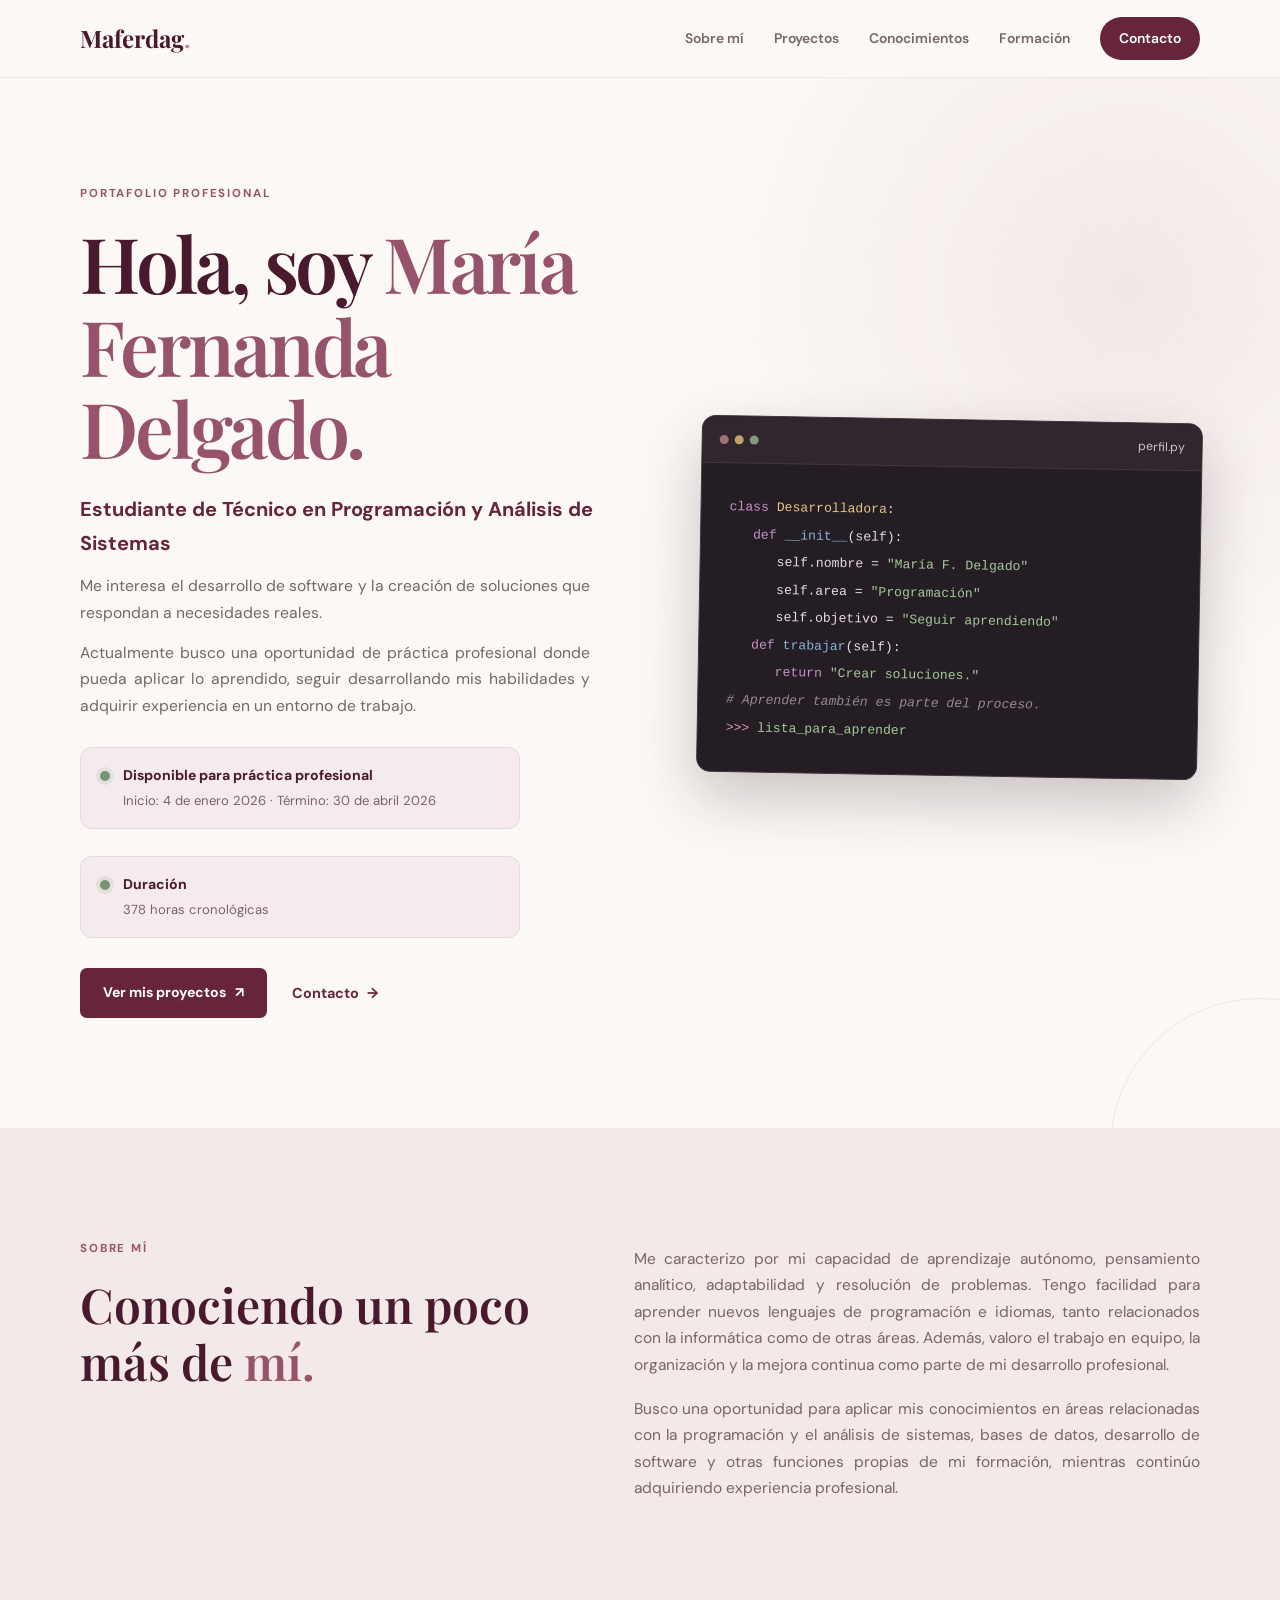
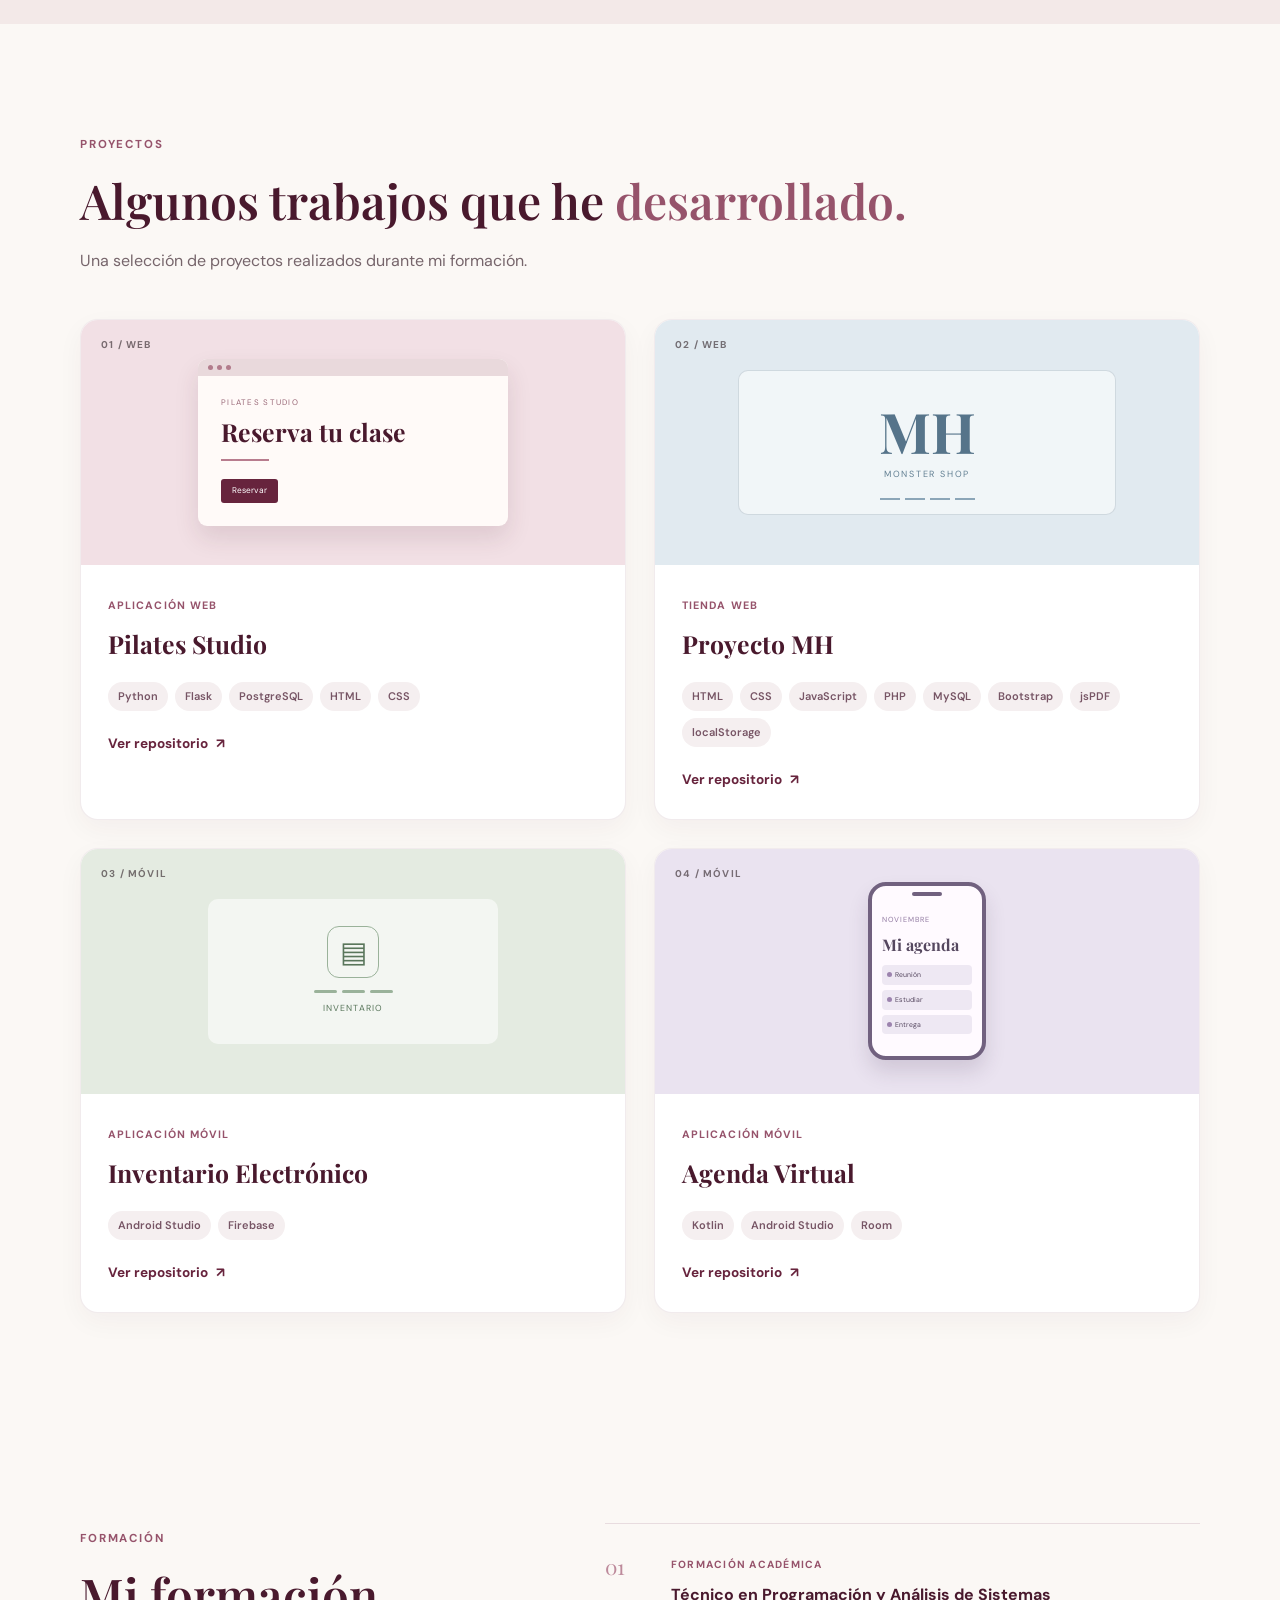
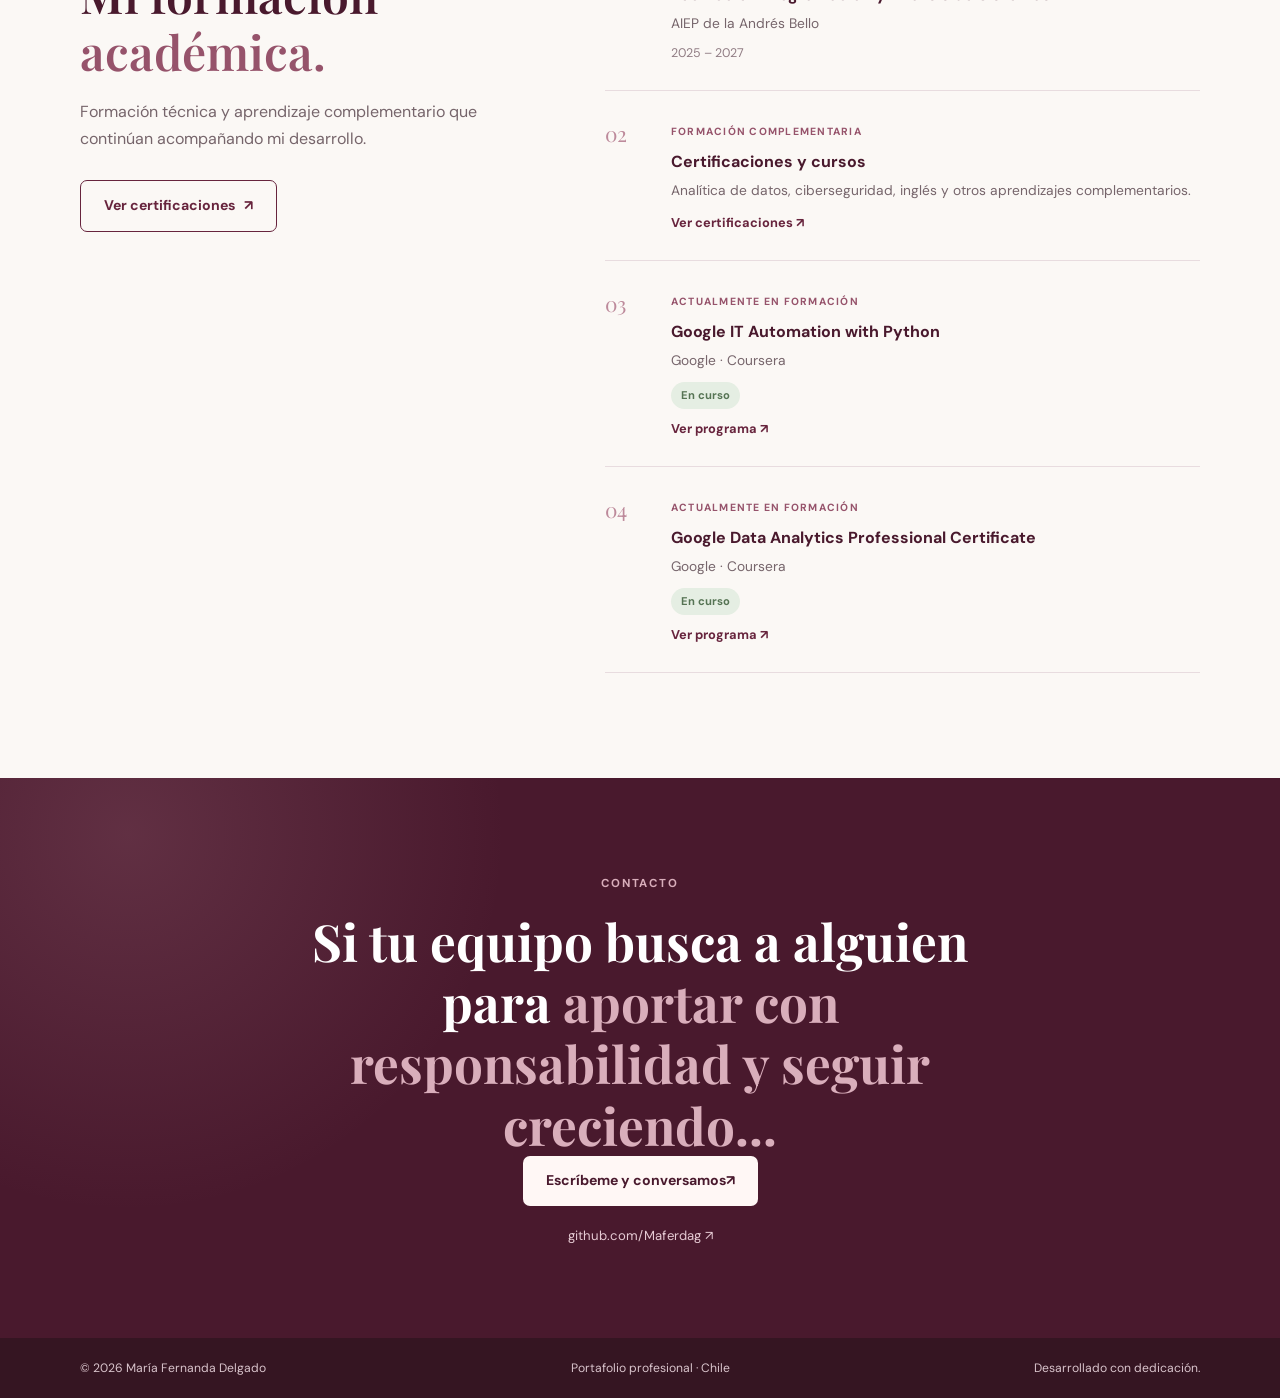
<file: index.html>
<!DOCTYPE html>
<html lang="es">
<head>
    <meta charset="UTF-8">
    <meta name="viewport" content="width=device-width, initial-scale=1.0">
    <meta name="description" content="Portafolio de María Fernanda Delgado, estudiante de Técnico en Programación y Análisis de Sistemas.">
    <meta name="author" content="María Fernanda Delgado">

    <title>Portafolio |</title>

    <link rel="preconnect" href="https://fonts.googleapis.com">
    <link rel="preconnect" href="https://fonts.gstatic.com" crossorigin>
    <link href="https://fonts.googleapis.com/css2?family=DM+Sans:wght@400;500;600;700&family=Playfair+Display:wght@500;600;700&display=swap" rel="stylesheet">

    <link rel="stylesheet" href="styles.css">
    <link rel="stylesheet" href="extra.css">
</head>

<body>

    <!-- NAVEGACIÓN -->
    <header class="site-header">
        <div class="container header-content">

            <a href="#inicio" class="logo">Maferdag<span>.</span></a>

            <button
                class="menu-toggle"
                id="menu-toggle"
                type="button"
                aria-label="Abrir menú"
                aria-expanded="false"
                aria-controls="nav-links">
                <span></span>
                <span></span>
                <span></span>
            </button>

            <nav class="nav" id="nav-links">
                <a href="#sobre-mi">Sobre mí</a>
                <a href="#proyectos">Proyectos</a>
                <a href="#conocimientos">Conocimientos</a>
                <a href="#formacion">Formación</a>
                <a href="#contacto" class="nav-contact">Contacto</a>
            </nav>

        </div>
    </header>

    <main>

        <!-- INICIO -->
        <section class="hero" id="inicio">

            <div class="container hero-grid">

                <div class="hero-content">

                    <span class="eyebrow">PORTAFOLIO PROFESIONAL</span>

                    <h1>
                        Hola, soy <span>María Fernanda Delgado.</span>
                    </h1>

                    <p class="hero-lead">
                        Estudiante de Técnico en Programación y Análisis de Sistemas
                    </p>

                    <p class="hero-description">
                        Me interesa el desarrollo de software y la creación de
                        soluciones que respondan a necesidades reales.
                    </p>

                    <p class="hero-description">
                        Actualmente busco una oportunidad de práctica profesional
                        donde pueda aplicar lo aprendido, seguir desarrollando mis
                        habilidades y adquirir experiencia en un entorno de trabajo.
                    </p>

                    <div class="availability">
                        <span class="availability-dot"></span>
                        <div>
                            <strong>Disponible para práctica profesional</strong>
                            <p>Inicio: 4 de enero 2026 · Término: 30 de abril 2026</p>
                        </div>
                    </div>
                    <div class="availability">
                        <span class="availability-dot"></span>
                        <div>
                            <strong>Duración</strong>
                            <p>378 horas cronológicas</p>
                        </div>
                    </div>

                    <div class="hero-links">
                        <a href="#proyectos" class="button button-primary">
                            Ver mis proyectos <span>↗</span>
                        </a>

                        <a href="#contacto" class="text-link">
                            Contacto <span>→</span>
                        </a>
                    </div>

                </div>

                <!-- VENTANA DE CÓDIGO -->
                <div class="code-window">

                    <div class="window-bar">
                        <div class="window-dots">
                            <span></span>
                            <span></span>
                            <span></span>
                        </div>
                        <span class="window-filename">perfil.py</span>
                    </div>

                    <div class="code-content">

                        <p>
                            <span class="code-purple">class</span>
                            <span class="code-yellow">Desarrolladora</span>:
                        </p>

                        <p class="indent">
                            <span class="code-purple">def</span>
                            <span class="code-blue">__init__</span>(self):
                        </p>

                        <p class="double">
                            self.nombre = <span class="code-green">"María F. Delgado"</span>
                        </p>

                        <p class="double">
                            self.area = <span class="code-green">"Programación"</span>
                        </p>

                        <p class="double">
                            self.objetivo = <span class="code-green">"Seguir aprendiendo"</span>
                        </p>

                        <p class="indent">
                            <span class="code-purple">def</span>
                            <span class="code-blue">trabajar</span>(self):
                        </p>

                        <p class="double">
                            <span class="code-purple">return</span>
                            <span class="code-green">"Crear soluciones."</span>
                        </p>

                        <p class="code-comment"># Aprender también es parte del proceso.</p>

                        <p>
                            <span class="code-cursor">&gt;&gt;&gt; </span>
                            <span class="code-green">lista_para_aprender</span>
                        </p>

                    </div>

                </div>

            </div>

            <div class="hero-decoration"></div>

        </section>

        <!-- SOBRE MÍ -->
        <section class="section about" id="sobre-mi">

            <div class="container about-grid">

                <div class="section-heading">
                    <span class="eyebrow">SOBRE MÍ</span>
                    <h2>Conociendo un poco más de <span>mí.</span></h2>
                
                </div>

                <div class="about-copy">

                    <p>
                  Me caracterizo por mi capacidad de aprendizaje autónomo, pensamiento analítico, adaptabilidad y resolución de problemas. Tengo facilidad para aprender nuevos lenguajes de programación e idiomas, tanto relacionados con la informática como de otras áreas. Además, valoro el trabajo en equipo, la organización y la mejora continua como parte de mi desarrollo profesional.
                  </p>

                    <p>
                    Busco una oportunidad para aplicar mis conocimientos en áreas relacionadas con la programación y el análisis de sistemas, bases de datos, desarrollo de software y otras funciones propias de mi formación, mientras continúo adquiriendo experiencia profesional.
                  </p>

                </div>

            </div>

        </section>

                <!-- PROYECTOS -->
        <section class="section projects" id="proyectos">
            <div class="container">

                <div class="section-heading">
                    <span class="eyebrow">PROYECTOS</span>
                    <h2>Algunos trabajos que he <span>desarrollado.</span></h2>
                    <p>Una selección de proyectos realizados durante mi formación.</p>
                </div>

                <div class="projects-grid" style="margin-top: 45px;">

                    <!-- PROYECTO 1: PILATES STUDIO -->
                    <article class="project-card">
                        <div class="project-preview pilates-preview">
                            <span class="preview-label">01 / WEB</span>

                            <div class="preview-window">
                                <div class="preview-topbar">
                                    <i></i><i></i><i></i>
                                </div>
                                <div class="pilates-mock">
                                    <span class="mock-small">PILATES STUDIO</span>
                                    <strong>Reserva tu clase</strong>
                                    <div class="mock-line"></div>
                                    <span class="mock-button">Reservar</span>
                                </div>
                            </div>
                        </div>

                        <div class="project-body">
                            <span class="project-category">Aplicación web</span>
                            <h3>Pilates Studio</h3>

                            <div class="tags">
                                <span>Python</span>
                                <span>Flask</span>
                                <span>PostgreSQL</span>
                                <span>HTML</span>
                                <span>CSS</span>
                            </div>

                            <a href="https://github.com/Maferdag/PilatesStudio"
                               class="project-link"
                               target="_blank"
                               rel="noopener noreferrer">
                                Ver repositorio <span>↗</span>
                            </a>
                        </div>
                    </article>

                    <!-- PROYECTO 2: PROYECTO MH -->
                    <article class="project-card">
                        <div class="project-preview mh-preview">
                            <span class="preview-label">02 / WEB</span>

                            <div class="mh-art">
                                <span class="mh-mark">MH</span>
                                <span class="mh-caption">MONSTER SHOP</span>
                                <div class="mh-lines">
                                    <i></i><i></i><i></i><i></i>
                                </div>
                            </div>
                        </div>

                        <div class="project-body">
                            <span class="project-category">Tienda web</span>
                            <h3>Proyecto MH</h3>

                            <div class="tags">
                                <span>HTML</span>
                                <span>CSS</span>
                                <span>JavaScript</span>
                                <span>PHP</span>
                                <span>MySQL</span>
                                <span>Bootstrap</span>
                                <span>jsPDF</span>
                                <span>localStorage</span>
                            </div>

                            <a href="https://github.com/Maferdag/proyectomh"
                               class="project-link"
                               target="_blank"
                               rel="noopener noreferrer">
                                Ver repositorio <span>↗</span>
                            </a>
                        </div>
                    </article>

                    <!-- PROYECTO 3: INVENTARIO ELECTRÓNICO -->
                    <article class="project-card">
                        <div class="project-preview inventory-preview">
                            <span class="preview-label">03 / MÓVIL</span>

                            <div class="inventory-art">
                                <div class="inventory-box">▤</div>
                                <div class="inventory-lines">
                                    <i></i><i></i><i></i>
                                </div>
                                <span>INVENTARIO</span>
                            </div>
                        </div>

                        <div class="project-body">
                            <span class="project-category">Aplicación móvil</span>
                            <h3>Inventario Electrónico</h3>

                            <div class="tags">
                                <span>Android Studio</span>
                                <span>Firebase</span>
                            </div>

                            <a href="https://github.com/Maferdag/Inventario-electronico"
                               class="project-link"
                               target="_blank"
                               rel="noopener noreferrer">
                                Ver repositorio <span>↗</span>
                            </a>
                        </div>
                    </article>

                    <!-- PROYECTO 4: AGENDA VIRTUAL -->
                    <article class="project-card">
                        <div class="project-preview agenda-preview">
                            <span class="preview-label">04 / MÓVIL</span>

                            <div class="phone-mock">
                                <span class="phone-speaker"></span>
                                <span class="phone-date">NOVIEMBRE</span>
                                <strong>Mi agenda</strong>
                                <div class="agenda-task"><i></i>Reunión</div>
                                <div class="agenda-task"><i></i>Estudiar</div>
                                <div class="agenda-task"><i></i>Entrega</div>
                            </div>
                        </div>

                        <div class="project-body">
                            <span class="project-category">Aplicación móvil</span>
                            <h3>Agenda Virtual</h3>

                            <div class="tags">
                                <span>Kotlin</span>
                                <span>Android Studio</span>
                                <span>Room</span>
                            </div>

                            <a href="https://github.com/Maferdag/Agenda"
                               class="project-link"
                               target="_blank"
                               rel="noopener noreferrer">
                                Ver repositorio <span>↗</span>
                            </a>
                        </div>
                    </article>

                </div>
            </div>
        </section>


        <!-- FORMACIÓN -->
        <section class="section education" id="formacion">

            <div class="container education-grid">

                <div class="section-heading">
                    <span class="eyebrow">FORMACIÓN</span>
                    <h2>Mi formación <span>académica.</span></h2>
                    <p>
                        Formación técnica y aprendizaje complementario
                        que continúan acompañando mi desarrollo.
                    </p>

                    <a href="certificaciones/index.html"
                       class="button button-outline">
                        Ver certificaciones <span>↗</span>
                    </a>
                </div>

                <div class="education-list">

                    <article class="education-item">
                        <span class="education-number">01</span>
                        <div>
                            <span class="education-type">FORMACIÓN ACADÉMICA</span>
                            <h3>Técnico en Programación y Análisis de Sistemas</h3>
                            <p>AIEP de la Andrés Bello</p>
                            <span class="education-date">2025 – 2027</span>
                        </div>
                    </article>

                    <article class="education-item">
                        <span class="education-number">02</span>
                        <div>
                            <span class="education-type">FORMACIÓN COMPLEMENTARIA</span>
                            <h3>Certificaciones y cursos</h3>
                            <p>
                                Analítica de datos, ciberseguridad, inglés y
                                otros aprendizajes complementarios.
                            </p>
                            <a href="certificaciones/index.html" class="inline-link">
                                Ver certificaciones ↗
                            </a>
                        </div>
                    </article>

                    
<article class="education-item">
    <span class="education-number">03</span>

    <div>
        <span class="education-type">ACTUALMENTE EN FORMACIÓN</span>

        <h3>Google IT Automation with Python</h3>

        <p>Google · Coursera</p>

        <span class="status-pill">En curso</span>

        <br>

        <a href="https://www.coursera.org/specializations/google-it-automation"
           class="inline-link"
           target="_blank"
           rel="noopener noreferrer">
            Ver programa ↗
        </a>
    </div>
</article>

<article class="education-item">
    <span class="education-number">04</span>

    <div>
        <span class="education-type">ACTUALMENTE EN FORMACIÓN</span>

        <h3>Google Data Analytics Professional Certificate</h3>

        <p>Google · Coursera</p>

        <span class="status-pill">En curso</span>

        <br>

        <a href="https://www.coursera.org/professional-certificates/google-data-analytics"
           class="inline-link"
           target="_blank"
           rel="noopener noreferrer">
            Ver programa ↗
        </a>
    </div>
</article>


                </div>

            </div>

        </section>

        <!-- CONTACTO -->
        <section class="contact" id="contacto">
            <div class="container contact-content">

                <span class="eyebrow">CONTACTO</span>

                <h2>
    Si tu equipo busca a alguien para 
    <span>aportar con
    responsabilidad y seguir creciendo...</span>
</h2>

                <a href="mailto:maferdag18@gmail.com" class="button button-light">
                    Escríbeme y conversamos↗
                </a>

                <a href="https://github.com/Maferdag"
                   class="contact-github"
                   target="_blank"
                   rel="noopener noreferrer">
                    github.com/Maferdag ↗
                </a>

            </div>
        </section>

    </main>

    <!-- PIE DE PÁGINA -->
    <footer class="site-footer">

        <div class="container footer-content">
            <span>© <span id="current-year"></span> María Fernanda Delgado</span>
            <p>Portafolio profesional · Chile</p>
            <span>Desarrollado con dedicación.</span>
        </div>

    </footer>

    <script src="script.js"></script>

</body>
</html>
</file>
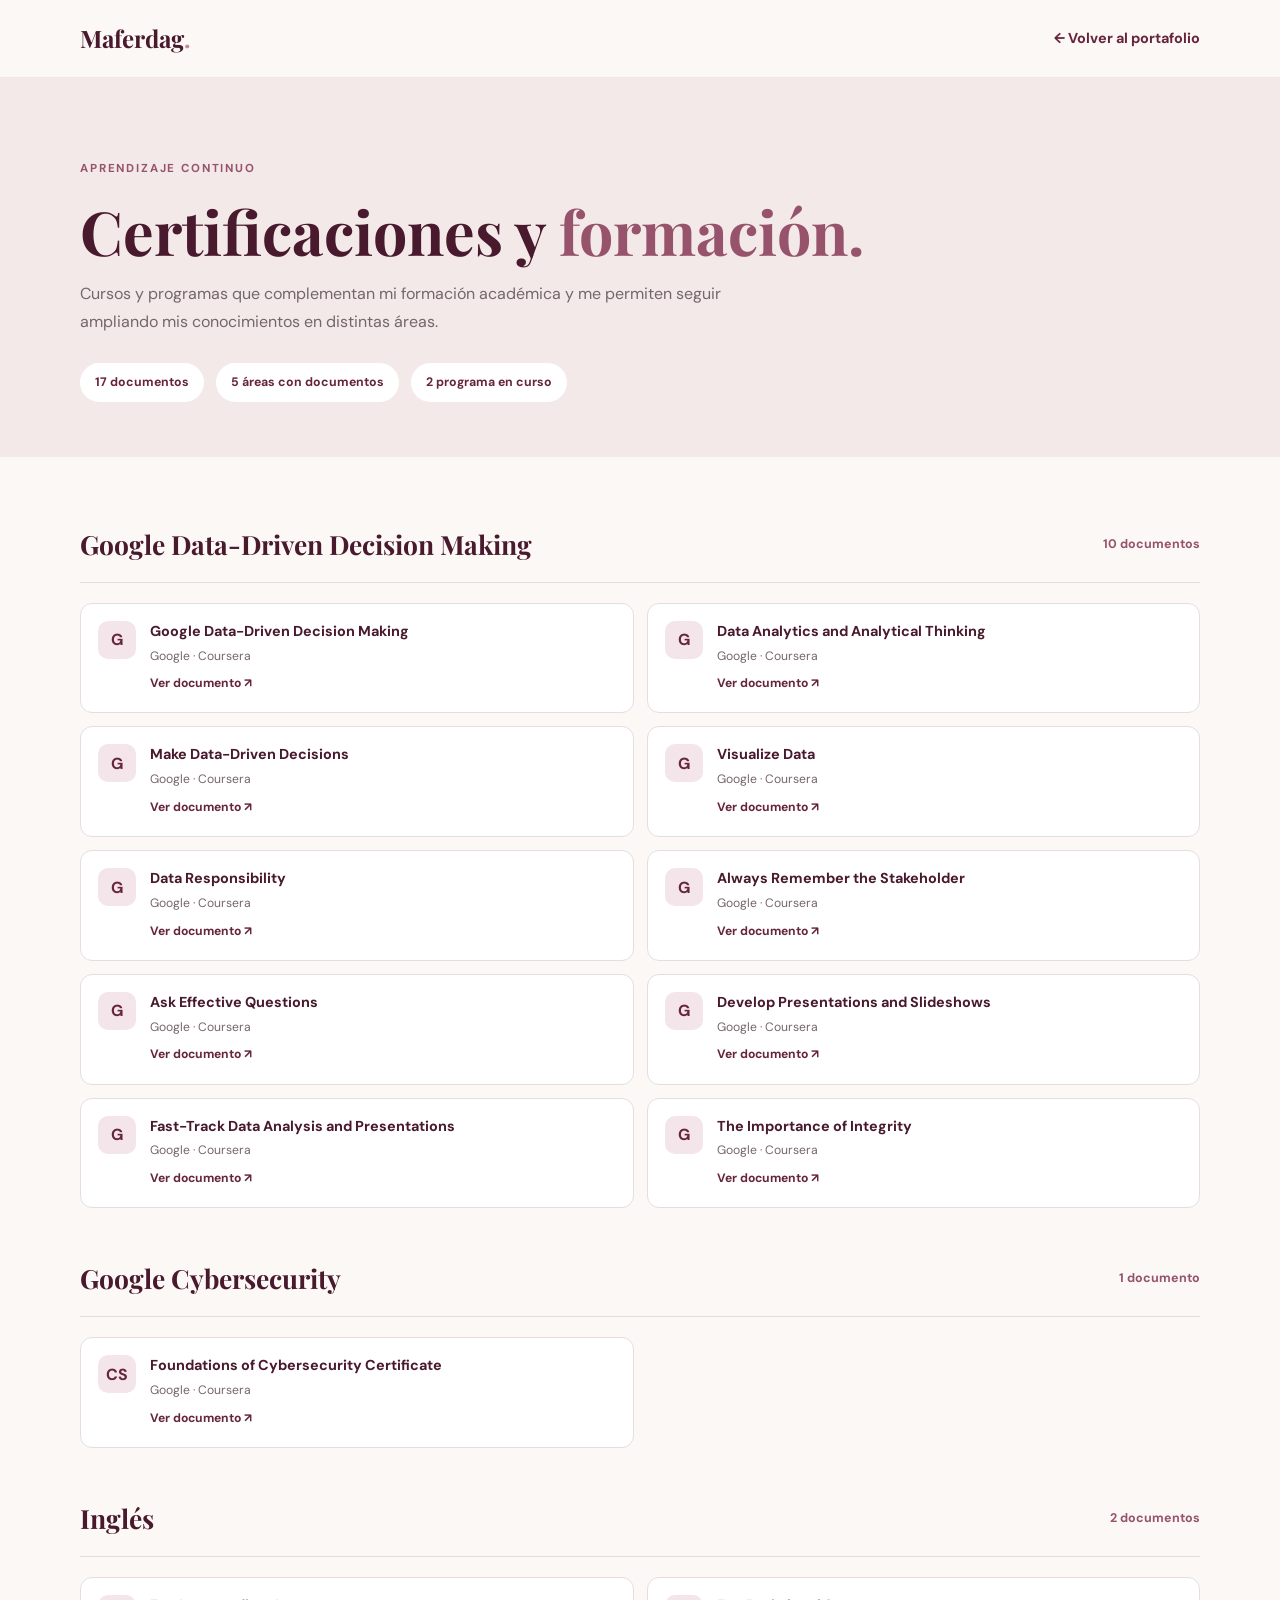
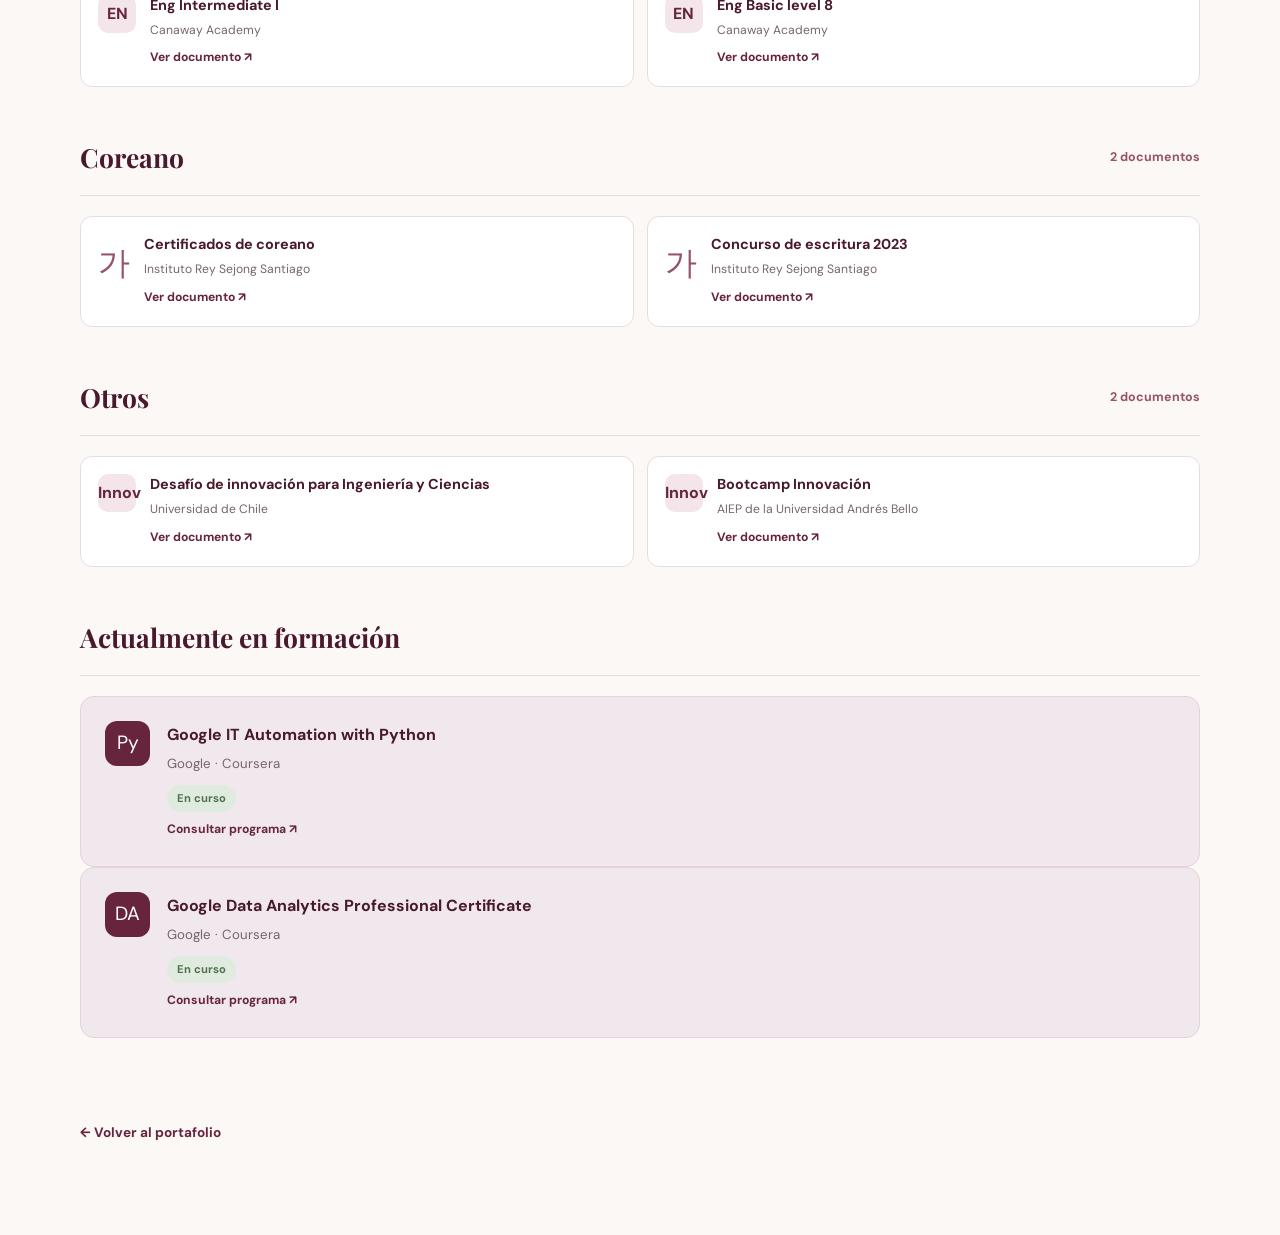
<file: certificaciones/index.html>
<!DOCTYPE html>
<html lang="es">

<head>
    <meta charset="UTF-8">
    <meta name="viewport" content="width=device-width, initial-scale=1.0">

    <meta name="description" content="Certificaciones y formación complementaria de [Tu nombre].">

    <title>Certificaciones |</title>

    <link rel="preconnect" href="https://fonts.googleapis.com">
    <link rel="preconnect" href="https://fonts.gstatic.com" crossorigin>
    <link href="https://fonts.googleapis.com/css2?family=DM+Sans:wght@400;500;600;700&family=Playfair+Display:wght@500;600;700&display=swap" rel="stylesheet">

    <link rel="stylesheet" href="../styles.css">
    <link rel="stylesheet" href="../extra.css">
</head>

<body class="certifications-page">

    <header class="site-header">
        <div class="container header-content">

            <a href="../index.html" class="logo">Maferdag<span>.</span></a>

            <a href="../index.html" class="text-link">← Volver al portafolio</a>

        </div>
    </header>

    <main>

        <section class="certifications-hero">

            <div class="container">

                <span class="eyebrow">APRENDIZAJE CONTINUO</span>

                <h1>
                    Certificaciones y
                    <span>formación.</span>
                </h1>

                <p>
                    Cursos y programas que complementan mi formación
                    académica y me permiten seguir ampliando mis
                    conocimientos en distintas áreas.
                </p>

                <div class="cert-summary">
                    <span>17 documentos</span>
                    <span>5 áreas con documentos</span>
                    <span>2 programa en curso</span>
                </div>

            </div>

        </section>

        <section class="certifications-content">

            <div class="container">

                <!-- GOOGLE DATA-DRIVEN DECISION MAKING -->
                <section class="certificate-category">

                    <div class="category-heading">
                        <h2>Google Data-Driven Decision Making</h2>
                        <span class="category-count">10 documentos</span>
                    </div>

                    <div class="certificate-grid">

                        <article class="certificate-item">
                            <span class="certificate-icon">G</span>
                            <div class="certificate-info">
                                <h3>Google Data-Driven Decision Making</h3>
                                <p>Google · Coursera</p>
                                <a class="certificate-link"
                                   href="documentos/Google Data-Driven Decision Making.pdf"
                                   target="_blank" rel="noopener noreferrer">
                                    Ver documento ↗
                                </a>
                            </div>
                        </article>

                        <article class="certificate-item">
                            <span class="certificate-icon">G</span>
                            <div class="certificate-info">
                                <h3>Data Analytics and Analytical Thinking</h3>
                                <p>Google · Coursera</p>
                                <a class="certificate-link"
                                   href="documentos/Data Analytics and Analytical Thinking.pdf"
                                   target="_blank" rel="noopener noreferrer">
                                    Ver documento ↗
                                </a>
                            </div>
                        </article>

                        <article class="certificate-item">
                            <span class="certificate-icon">G</span>
                            <div class="certificate-info">
                                <h3>Make Data-Driven Decisions</h3>
                                <p>Google · Coursera</p>
                                <a class="certificate-link"
                                   href="documentos/Make Data-Driven Decisions.pdf"
                                   target="_blank" rel="noopener noreferrer">
                                    Ver documento ↗
                                </a>
                            </div>
                        </article>

                        <article class="certificate-item">
                            <span class="certificate-icon">G</span>
                            <div class="certificate-info">
                                <h3>Visualize Data</h3>
                                <p>Google · Coursera</p>
                                <a class="certificate-link"
                                   href="documentos/Visualize Data.pdf"
                                   target="_blank" rel="noopener noreferrer">
                                    Ver documento ↗
                                </a>
                            </div>
                        </article>

                        <article class="certificate-item">
                            <span class="certificate-icon">G</span>
                            <div class="certificate-info">
                                <h3>Data Responsibility</h3>
                                <p>Google · Coursera</p>
                                <a class="certificate-link"
                                   href="documentos/Data Responsibility.pdf"
                                   target="_blank" rel="noopener noreferrer">
                                    Ver documento ↗
                                </a>
                            </div>
                        </article>

                        <article class="certificate-item">
                            <span class="certificate-icon">G</span>
                            <div class="certificate-info">
                                <h3>Always Remember the Stakeholder</h3>
                                <p>Google · Coursera</p>
                                <a class="certificate-link"
                                   href="documentos/Always Remember the stakeholder.pdf"
                                   target="_blank" rel="noopener noreferrer">
                                    Ver documento ↗
                                </a>
                            </div>
                        </article>

                        <article class="certificate-item">
                            <span class="certificate-icon">G</span>
                            <div class="certificate-info">
                                <h3>Ask Effective Questions</h3>
                                <p>Google · Coursera</p>
                                <a class="certificate-link"
                                   href="documentos/Ask Effective Questions.pdf"
                                   target="_blank" rel="noopener noreferrer">
                                    Ver documento ↗
                                </a>
                            </div>
                        </article>

                        <article class="certificate-item">
                            <span class="certificate-icon">G</span>
                            <div class="certificate-info">
                                <h3>Develop Presentations and Slideshows</h3>
                                <p>Google · Coursera</p>
                                <a class="certificate-link"
                                   href="documentos/Develop Presentations and Slideshows.pdf"
                                   target="_blank" rel="noopener noreferrer">
                                    Ver documento ↗
                                </a>
                            </div>
                        </article>

                        <article class="certificate-item">
                            <span class="certificate-icon">G</span>
                            <div class="certificate-info">
                                <h3>Fast-Track Data Analysis and Presentations</h3>
                                <p>Google · Coursera</p>
                                <a class="certificate-link"
                                   href="documentos/Fast-Track Data Analysis and Presentations.pdf"
                                   target="_blank" rel="noopener noreferrer">
                                    Ver documento ↗
                                </a>
                            </div>
                        </article>

                        <article class="certificate-item">
                            <span class="certificate-icon">G</span>
                            <div class="certificate-info">
                                <h3>The Importance of Integrity</h3>
                                <p>Google · Coursera</p>
                                <a class="certificate-link"
                                   href="documentos/The Importance of Integrity.pdf"
                                   target="_blank" rel="noopener noreferrer">
                                    Ver documento ↗
                                </a>
                            </div>
                        </article>

                    </div>

                </section>

                <!-- CIBERSEGURIDAD -->
                <section class="certificate-category">

                    <div class="category-heading">
                        <h2>Google Cybersecurity</h2>
                        <span class="category-count">1 documento</span>
                    </div>

                    <div class="certificate-grid">

                        <article class="certificate-item">
                            <span class="certificate-icon">CS</span>
                            <div class="certificate-info">
                                <h3>Foundations of Cybersecurity Certificate</h3>
                                <p>Google · Coursera</p>
                                <a class="certificate-link"
                                   href="documentos/Foundations of Cybersecurity Certificate.pdf"
                                   target="_blank" rel="noopener noreferrer">
                                    Ver documento ↗
                                </a>
                            </div>
                        </article>

                    </div>

                </section>

                <!-- INGLÉS -->
                <section class="certificate-category">

                    <div class="category-heading">
                        <h2>Inglés</h2>
                        <span class="category-count">2 documentos</span>
                    </div>

                    <div class="certificate-grid">

                        <article class="certificate-item">
                            <span class="certificate-icon">EN</span>
                            <div class="certificate-info">
                                <h3>Eng Intermediate I</h3>
                                <p>Canaway Academy</p>
                                <a class="certificate-link"
                                   href="documentos/Eng Intermediate I.pdf"
                                   target="_blank" rel="noopener noreferrer">
                                    Ver documento ↗
                                </a>
                            </div>
                        </article>

                        <article class="certificate-item">
                            <span class="certificate-icon">EN</span>
                            <div class="certificate-info">
                                <h3>Eng Basic level 8</h3>
                                <p>Canaway Academy</p>
                                <a class="certificate-link"
                                   href="documentos/Canaway_ESL_Completion_Certificate.pdf"
                                   target="_blank" rel="noopener noreferrer">
                                    Ver documento ↗
                                </a>
                            </div>
                        </article>

                    </div>

                </section>

                <!-- COREANO -->
                <section class="certificate-category">

                    <div class="category-heading">
                        <h2>Coreano</h2>
                        <span class="category-count">2 documentos</span>
                    </div>

                    
                    <div class="certificate-grid">

                        <article class="certificate-item">
                        <span class="korean-symbol">가</span>

                        <div class="certificate-info">
                            <h3>Certificados de coreano</h3>
                            <p>Instituto Rey Sejong Santiago</p>
                                <a class="certificate-link"
                                   href="documentos/Certificados niveles de coreano.pdf"
                                   target="_blank" rel="noopener noreferrer">
                                    Ver documento ↗
                                </a>
                        </div>
                         </article>

                        <article class="certificate-item">
                        <span class="korean-symbol">가</span>
                         <div class="certificate-info">
                        <div>
                            <h3>Concurso de escritura 2023</h3>
                            <p>Instituto Rey Sejong Santiago</p>
                                <a class="certificate-link"
                                   href="documentos/Reconocimiento Concurso de escritura en coreano.pdf"
                                   target="_blank" rel="noopener noreferrer">
                                    Ver documento ↗
                                </a>
                        </div>
                         </div>
                        </article>
  
                    </div>

                </section>

                
<!-- OTROS -->
<section class="certificate-category">

    <div class="category-heading">
        <h2>Otros</h2>
        <span class="category-count">2 documentos</span>
    </div>

    <div class="certificate-grid">

        <article class="certificate-item">
            <span class="certificate-icon">Innov</span>

            <div class="certificate-info">
                <h3>Desafío de innovación para Ingeniería y Ciencias</h3>
                <p>Universidad de Chile</p>

                <a class="certificate-link"
                   href="documentos/Desafios%20de%20innovacion%20para%20Ingenieria%20y%20Ciencias.pdf"
                   target="_blank"
                   rel="noopener noreferrer">
                    Ver documento ↗
                </a>
            </div>
        </article>

        <article class="certificate-item">
            <span class="certificate-icon">Innov</span>

            <div class="certificate-info">
                <h3>Bootcamp Innovación</h3>
                <p>AIEP de la Universidad Andrés Bello</p>

                <a class="certificate-link"
                   href="documentos/Boopcamp%20Innovacion.pdf"
                   target="_blank"
                   rel="noopener noreferrer">
                    Ver documento ↗
                </a>
            </div>
        </article>

    </div>

</section>



<!-- CURSOS EN PROCESO -->
<section class="certificate-category">

    <div class="category-heading">
        <h2>Actualmente en formación</h2>
    </div>

    <!-- GOOGLE IT AUTOMATION WITH PYTHON -->
    <article class="ongoing-course">

        <span class="ongoing-icon">Py</span>

        <div class="ongoing-info">

            <h3 class="ongoing-title">
                Google IT Automation with Python
            </h3>

            <p>
                Google · Coursera
            </p>

            <span class="ongoing-status">En curso</span>

            <br>

            <a
                href="https://www.coursera.org/specializations/google-it-automation"
                class="certificate-link"
                target="_blank"
                rel="noopener noreferrer">
                Consultar programa ↗
            </a>

        </div>

    </article>

    <!-- GOOGLE DATA ANALYTICS -->
    <article class="ongoing-course">

        <span class="ongoing-icon">DA</span>

        <div class="ongoing-info">

            <h3 class="ongoing-title">
                Google Data Analytics Professional Certificate
            </h3>

            <p>
                Google · Coursera
            </p>

            <span class="ongoing-status">En curso</span>

            <br>

            <a
                href="https://www.coursera.org/professional-certificates/google-data-analytics"
                class="certificate-link"
                target="_blank"
                rel="noopener noreferrer">
                Consultar programa ↗
            </a>

        </div>

    </article>

</section>

<a href="../index.html" class="certifications-footer-link">
    ← Volver al portafolio
</a>
</file>
<file: styles.css>
/* ================================
   CONFIGURACIÓN GENERAL
================================ */

@import url('https://fonts.googleapis.com/css2?family=DM+Sans:wght@400;500;600;700&family=Playfair+Display:wght@500;600;700&display=swap');

:root {
    --wine: #67243d;
    --wine-dark: #49192d;
    --wine-light: #96536b;
    --rose: #c18a9b;

    --cream: #fbf8f5;
    --cream-dark: #f2eae6;
    --white: #ffffff;

    --text: #382b30;
    --text-soft: #76656b;
    --border: #e8dcdf;

    --pink-card: #f2e0e5;
    --blue-card: #e1eaf0;
    --green-card: #e4ebe1;
    --lavender-card: #eae3f0;

    --container: 1120px;
    --radius: 18px;
    --shadow: 0 14px 38px rgba(65, 30, 44, 0.09);
}

* {
    box-sizing: border-box;
    margin: 0;
    padding: 0;
}

html {
    scroll-behavior: smooth;
    scroll-padding-top: 90px;
}

body {
    font-family: 'DM Sans', sans-serif;
    background: var(--cream);
    color: var(--text);
    line-height: 1.7;
}

a {
    color: inherit;
    text-decoration: none;
}

button {
    font: inherit;
}

.container {
    width: min(var(--container), calc(100% - 48px));
    margin-inline: auto;
}

.section {
    padding: 105px 0;
}

.eyebrow {
    display: inline-block;
    color: var(--wine-light);
    font-size: 0.72rem;
    font-weight: 700;
    letter-spacing: 0.16em;
    margin-bottom: 17px;
}

.section-heading h2 {
    font-family: 'Playfair Display', serif;
    color: var(--wine-dark);
    font-size: clamp(2rem, 4vw, 3rem);
    line-height: 1.2;
    font-weight: 600;
}

.section-heading h2 span {
    color: var(--wine-light);
}

.section-heading > p {
    max-width: 560px;
    margin-top: 17px;
    color: var(--text-soft);
}

.section-heading-center {
    text-align: center;
    margin: 0 auto 52px;
}

.section-heading-center > p {
    margin-inline: auto;
}

/* ================================
   HEADER Y NAVEGACIÓN
================================ */

.site-header {
    height: 78px;
    background: rgba(251, 248, 245, 0.94);
    border-bottom: 1px solid rgba(103, 36, 61, 0.09);
    position: sticky;
    top: 0;
    z-index: 100;
    backdrop-filter: blur(12px);
}

.header-content {
    height: 100%;
    display: flex;
    align-items: center;
    justify-content: space-between;
}

.logo {
    color: var(--wine-dark);
    font-family: 'Playfair Display', serif;
    font-size: 1.5rem;
    font-weight: 700;
}

.logo span {
    color: var(--rose);
}

.nav {
    display: flex;
    align-items: center;
    gap: 30px;
}

.nav a {
    color: var(--text-soft);
    font-size: 0.87rem;
    font-weight: 600;
    transition: color 0.2s ease;
}

.nav a:hover {
    color: var(--wine);
}

.nav .nav-contact {
    color: white;
    background: var(--wine);
    padding: 10px 19px;
    border-radius: 30px;
}

.nav .nav-contact:hover {
    background: var(--wine-dark);
    color: white;
}

.menu-toggle {
    display: none;
    border: 0;
    background: transparent;
    cursor: pointer;
}

/* ================================
   PORTADA
================================ */

.hero {
    min-height: 650px;
    padding: 100px 0 110px;
    position: relative;
    overflow: hidden;
    background:
        radial-gradient(circle at 88% 20%, rgba(193, 138, 155, 0.15), transparent 28%),
        var(--cream);
}

.hero-grid {
    display: grid;
    grid-template-columns: 1.05fr 0.95fr;
    align-items: center;
    gap: 65px;
    position: relative;
    z-index: 1;
}

.hero-content h1 {
    color: var(--wine-dark);
    font-family: 'Playfair Display', serif;
    font-size: clamp(3rem, 6vw, 4.8rem);
    line-height: 1.08;
    font-weight: 600;
    letter-spacing: -0.04em;
}

.hero-content h1 span {
    color: var(--wine-light);
}

.hero-lead {
    color: var(--wine);
    font-size: 1.25rem;
    font-weight: 700;
    margin-top: 23px;
}

.hero-description {
    text-align: justify;
    color: var(--text-soft);
    max-width: 510px;
    margin-top: 13px;
    font-size: 0.98rem;
}

.availability {
    display: flex;
    align-items: flex-start;
    gap: 13px;
    margin-top: 27px;
    padding: 16px 19px;
    max-width: 440px;
    border: 1px solid #e7d5dc;
    border-radius: 12px;
    background: #f5eaed;
}

.availability-dot {
    width: 10px;
    height: 10px;
    margin-top: 7px;
    flex: 0 0 10px;
    border-radius: 50%;
    background: #789477;
    box-shadow: 0 0 0 4px rgba(120, 148, 119, 0.13);
}

.availability strong {
    display: block;
    color: var(--wine-dark);
    font-size: 0.88rem;
}

.availability p {
    color: var(--text-soft);
    font-size: 0.82rem;
    margin-top: 2px;
}

.hero-links {
    display: flex;
    align-items: center;
    gap: 25px;
    margin-top: 30px;
}

.button {
    display: inline-flex;
    justify-content: center;
    align-items: center;
    gap: 9px;
    padding: 13px 23px;
    border-radius: 7px;
    font-size: 0.88rem;
    font-weight: 700;
    transition: 0.2s ease;
}

.button-primary {
    color: white;
    background: var(--wine);
}

.button-primary:hover {
    background: var(--wine-dark);
    transform: translateY(-2px);
}

.text-link {
    color: var(--wine);
    font-size: 0.9rem;
    font-weight: 700;
}

.text-link span {
    margin-left: 5px;
}

.code-window {
    background: #241d23;
    border: 1px solid #44333d;
    border-radius: 14px;
    box-shadow: 0 25px 60px rgba(45, 24, 34, 0.23);
    overflow: hidden;
    transform: rotate(1deg);
}

.window-bar {
    height: 47px;
    padding: 0 17px;
    display: flex;
    align-items: center;
    justify-content: space-between;
    background: #30262e;
    border-bottom: 1px solid #46343e;
}

.window-dots {
    display: flex;
    gap: 6px;
}

.window-dots span {
    width: 9px;
    height: 9px;
    border-radius: 50%;
    background: #a66d7e;
}

.window-dots span:nth-child(2) {
    background: #c7a16c;
}

.window-dots span:nth-child(3) {
    background: #82977e;
}

.window-filename {
    color: #d4c2ca;
    font-size: 0.76rem;
}

.code-content {
    min-height: 300px;
    padding: 30px 28px;
    color: #e7dce2;
    font-family: Consolas, monospace;
    font-size: 0.82rem;
    line-height: 2.1;
}

.code-content .indent {
    padding-left: 24px;
}

.code-content .double {
    padding-left: 48px;
}

.code-purple {
    color: #c792c8;
}

.code-yellow {
    color: #e7c58a;
}

.code-blue {
    color: #83b6d1;
}

.code-green {
    color: #a6c99b;
}

.code-comment {
    color: #998994;
    font-style: italic;
}

.code-cursor {
    color: #d99aad;
}

.window-footer {
    display: flex;
    justify-content: space-between;
    padding: 9px 17px;
    background: var(--wine);
    color: #f7e9ee;
    font-size: 0.68rem;
}

.hero-decoration {
    position: absolute;
    width: 300px;
    height: 300px;
    border: 1px solid rgba(103, 36, 61, 0.08);
    border-radius: 50%;
    right: -130px;
    bottom: -170px;
}

/* ================================
   SOBRE MÍ
================================ */

.about {
    background: #f3e9e8;
}

.about-grid {
    display: grid;
    grid-template-columns: 0.9fr 1.1fr;
    gap: 90px;
    align-items: start;
}

.about-copy {
    text-align: justify;
    padding-top: 13px;
}

.about-copy p {
    text-align: justify;
    color: var(--text-soft);
    margin-bottom: 18px;
    font-size: 0.97rem;
}

/* ================================
   PROYECTOS
================================ */

.projects {
    background: var(--cream);
}

.projects-grid {
    display: grid;
    grid-template-columns: repeat(2, minmax(0, 1fr));
    gap: 28px;
}

.project-card {
    overflow: hidden;
    border: 1px solid rgba(103, 36, 61, 0.09);
    border-radius: var(--radius);
    background: white;
    box-shadow: 0 9px 27px rgba(65, 30, 44, 0.045);
    transition: transform 0.25s ease, box-shadow 0.25s ease;
}

.project-card:hover {
    transform: translateY(-6px);
    box-shadow: var(--shadow);
}

.project-preview {
    height: 245px;
    padding: 19px 23px;
    position: relative;
    display: flex;
    align-items: center;
    justify-content: center;
    overflow: hidden;
}

.preview-label {
    position: absolute;
    top: 17px;
    left: 20px;
    color: rgba(56, 43, 48, 0.65);
    font-size: 0.62rem;
    font-weight: 700;
    letter-spacing: 0.12em;
}

.pilates-preview {
    background: var(--pink-card);
}

.mh-preview {
    background: var(--blue-card);
}

.inventory-preview {
    background: var(--green-card);
}

.agenda-preview {
    background: var(--lavender-card);
}

.preview-window {
    width: 75%;
    max-width: 310px;
    background: #fffaf8;
    border-radius: 9px;
    overflow: hidden;
    box-shadow: 0 12px 25px rgba(73, 35, 50, 0.12);
}

.preview-topbar {
    height: 17px;
    padding-left: 10px;
    display: flex;
    align-items: center;
    gap: 4px;
    background: #e9d9dc;
}

.preview-topbar i {
    width: 5px;
    height: 5px;
    background: #b27c8c;
    border-radius: 50%;
}

.pilates-mock {
    padding: 20px 23px 23px;
    color: var(--wine-dark);
}

.mock-small {
    display: block;
    color: #9a6978;
    font-size: 0.5rem;
    letter-spacing: 0.16em;
    margin-bottom: 9px;
}

.pilates-mock strong {
    display: block;
    font-family: 'Playfair Display', serif;
    font-size: 1.55rem;
    line-height: 1.1;
}

.mock-line {
    width: 48px;
    height: 2px;
    background: #b87c8e;
    margin: 13px 0;
}

.mock-button {
    display: inline-block;
    background: var(--wine);
    color: white;
    padding: 5px 11px;
    border-radius: 3px;
    font-size: 0.52rem;
}

.mh-art {
    width: 76%;
    height: 145px;
    border: 1px solid rgba(69, 99, 122, 0.2);
    border-radius: 10px;
    background: rgba(255, 255, 255, 0.55);
    display: flex;
    flex-direction: column;
    justify-content: center;
    align-items: center;
    position: relative;
}

.mh-mark {
    font-family: 'Playfair Display', serif;
    font-size: 3.5rem;
    line-height: 1;
    color: #56748a;
    font-weight: 700;
}

.mh-caption {
    font-size: 0.56rem;
    color: #627f92;
    letter-spacing: 0.2em;
    margin-top: 8px;
}

.mh-lines {
    position: absolute;
    bottom: 14px;
    display: flex;
    gap: 5px;
}

.mh-lines i {
    width: 20px;
    height: 2px;
    background: #8ca6b8;
}

.inventory-art {
    width: 76%;
    max-width: 290px;
    height: 145px;
    border-radius: 10px;
    background: rgba(255, 255, 255, 0.58);
    display: flex;
    flex-direction: column;
    justify-content: center;
    align-items: center;
    color: #59765b;
}

.inventory-box {
    width: 52px;
    height: 52px;
    display: grid;
    place-items: center;
    border: 1px solid #9ab29a;
    border-radius: 12px;
    font-size: 1.8rem;
}

.inventory-lines {
    display: flex;
    gap: 5px;
    margin: 12px 0 8px;
}

.inventory-lines i {
    width: 23px;
    height: 3px;
    background: #9ab29a;
    border-radius: 4px;
}

.inventory-art > span {
    font-size: 0.55rem;
    letter-spacing: 0.12em;
}

.phone-mock {
    width: 118px;
    height: 178px;
    padding: 17px 10px 10px;
    border: 4px solid #71617f;
    border-radius: 18px;
    background: #fffaff;
    box-shadow: 0 12px 20px rgba(67, 47, 83, 0.15);
    position: relative;
    color: #55475f;
}

.phone-speaker {
    position: absolute;
    width: 30px;
    height: 4px;
    border-radius: 5px;
    background: #71617f;
    top: 6px;
    left: 50%;
    transform: translateX(-50%);
}

.phone-date {
    font-size: 0.46rem;
    color: #927ba2;
    letter-spacing: 0.13em;
}

.phone-mock strong {
    display: block;
    font-family: 'Playfair Display', serif;
    font-size: 1rem;
    line-height: 1.05;
    margin: 6px 0 12px;
}

.agenda-task {
    background: #eee8f3;
    padding: 4px 5px;
    margin-top: 5px;
    border-radius: 4px;
    font-size: 0.43rem;
}

.agenda-task i {
    display: inline-block;
    width: 5px;
    height: 5px;
    margin-right: 3px;
    border-radius: 50%;
    background: #9c83ae;
}

.project-body {
    padding: 25px 27px 27px;
}

.project-category {
    color: var(--wine-light);
    font-size: 0.67rem;
    font-weight: 700;
    letter-spacing: 0.1em;
    text-transform: uppercase;
}

.project-body h3 {
    margin-top: 6px;
    color: var(--wine-dark);
    font-family: 'Playfair Display', serif;
    font-size: 1.55rem;
}

.project-body > p {
    color: var(--text-soft);
    font-size: 0.88rem;
    margin-top: 9px;
    min-height: 76px;
}

.tags {
    display: flex;
    flex-wrap: wrap;
    gap: 7px;
    margin-top: 17px;
}

.tags span {
    padding: 5px 10px;
    background: #f5eff0;
    border-radius: 30px;
    color: #775565;
    font-size: 0.69rem;
    font-weight: 600;
}

.project-link {
    display: inline-flex;
    gap: 8px;
    align-items: center;
    margin-top: 21px;
    color: var(--wine);
    font-size: 0.85rem;
    font-weight: 700;
}

.project-link:hover {
    color: var(--wine-light);
}


/* ================================
   FORMACIÓN
================================ */

.education {
    background: var(--cream);
}

.education-grid {
    display: grid;
    grid-template-columns: 0.85fr 1.15fr;
    gap: 85px;
}

.button-outline {
    margin-top: 28px;
    border: 1px solid var(--wine);
    color: var(--wine);
}

.button-outline:hover {
    color: white;
    background: var(--wine);
}

.education-list {
    border-top: 1px solid var(--border);
}

.education-item {
    display: grid;
    grid-template-columns: 48px 1fr;
    gap: 18px;
    padding: 25px 0;
    border-bottom: 1px solid var(--border);
}

.education-number {
    color: #bd8a9b;
    font-family: 'Playfair Display', serif;
    font-size: 1.3rem;
}

.education-type {
    color: var(--wine-light);
    font-size: 0.65rem;
    font-weight: 700;
    letter-spacing: 0.12em;
}

.education-item h3 {
    color: var(--wine-dark);
    font-size: 1rem;
    margin-top: 5px;
}

.education-item p {
    color: var(--text-soft);
    font-size: 0.86rem;
    margin-top: 4px;
}

.education-date {
    display: inline-block;
    color: #907c83;
    font-size: 0.78rem;
    margin-top: 7px;
}

.status-pill {
    display: inline-block;
    margin-top: 9px;
    padding: 4px 10px;
    border-radius: 20px;
    background: #e5eee3;
    color: #567454;
    font-size: 0.7rem;
    font-weight: 700;
}

.inline-link {
    display: inline-block;
    margin-top: 9px;
    color: var(--wine);
    font-size: 0.8rem;
    font-weight: 700;
}

/* ================================
   CONTACTO
================================ */

.contact {
    padding: 90px 0;
    color: white;
    text-align: center;
    background:
        radial-gradient(circle at 10% 10%, rgba(193, 138, 155, 0.2), transparent 30%),
        var(--wine-dark);
}

.contact .eyebrow {
    color: #d9aebb;
}

.contact h2 {
    max-width: 700px;
    margin: 0 auto;
    font-family: 'Playfair Display', serif;
    font-size: clamp(2.1rem, 4vw, 3.3rem);
    line-height: 1.2;
}

.contact h2 span {
    color: #d9aebb;
}

.contact-content > p {
    max-width: 590px;
    margin: 20px auto 27px;
    color: #e3d2d8;
    font-size: 0.95rem;
}

.button-light {
    background: #fff7f5;
    color: var(--wine-dark);
}

.button-light:hover {
    background: #ead4dc;
    transform: translateY(-2px);
}

.contact-github {
    display: block;
    margin-top: 19px;
    color: #e6cbd4;
    font-size: 0.82rem;
}

.contact-github:hover {
    color: white;
    text-decoration: underline;
}

/* ================================
   PIE DE PÁGINA
================================ */

.site-footer {
    padding: 20px 0;
    background: #351522;
    color: #d9c4cc;
    font-size: 0.76rem;
}

.footer-content {
    display: flex;
    justify-content: space-between;
    gap: 15px;
}

/* ================================
   PÁGINA DE CERTIFICACIONES
================================ */

.certifications-page {
    min-height: 100vh;
}

.certifications-hero {
    padding: 75px 0 55px;
    background: #f3e9e8;
}

.certifications-hero h1 {
    font-family: 'Playfair Display', serif;
    color: var(--wine-dark);
    font-size: clamp(2.5rem, 5vw, 3.8rem);
    line-height: 1.15;
}

.certifications-hero h1 span {
    color: var(--wine-light);
}

.certifications-hero p {
    max-width: 650px;
    margin-top: 15px;
    color: var(--text-soft);
}

.cert-summary {
    display: flex;
    flex-wrap: wrap;
    gap: 12px;
    margin-top: 28px;
}

.cert-summary span {
    padding: 9px 15px;
    border-radius: 30px;
    background: white;
    color: var(--wine);
    font-size: 0.77rem;
    font-weight: 700;
}

.certifications-content {
    padding: 65px 0 90px;
}

.certificate-category {
    margin-bottom: 48px;
}

.category-heading {
    display: flex;
    align-items: center;
    justify-content: space-between;
    gap: 15px;
    padding-bottom: 15px;
    margin-bottom: 20px;
    border-bottom: 1px solid var(--border);
}

.category-heading h2 {
    color: var(--wine-dark);
    font-family: 'Playfair Display', serif;
    font-size: 1.65rem;
}

.category-count {
    color: var(--wine-light);
    font-size: 0.78rem;
    font-weight: 700;
}

.certificate-grid {
    display: grid;
    grid-template-columns: repeat(2, minmax(0, 1fr));
    gap: 13px;
}

.certificate-item {
    display: flex;
    align-items: flex-start;
    gap: 14px;
    padding: 17px;
    border: 1px solid var(--border);
    border-radius: 12px;
    background: white;
    transition: 0.2s ease;
}

.certificate-item:hover {
    border-color: #c99aaa;
    transform: translateY(-2px);
}

.certificate-icon {
    display: grid;
    place-items: center;
    width: 38px;
    height: 38px;
    flex: 0 0 38px;
    border-radius: 10px;
    background: #f3e5e9;
    color: var(--wine);
    font-weight: 700;
}

.certificate-info {
    min-width: 0;
}

.certificate-info h3 {
    color: var(--wine-dark);
    font-size: 0.9rem;
    line-height: 1.45;
}

.certificate-info p {
    color: var(--text-soft);
    font-size: 0.76rem;
    margin-top: 4px;
}

.certificate-link {
    display: inline-block;
    margin-top: 7px;
    color: var(--wine);
    font-size: 0.76rem;
    font-weight: 700;
}

.korean-placeholder {
    display: flex;
    align-items: center;
    gap: 17px;
    padding: 23px;
    border: 1px dashed #c9a7b3;
    border-radius: 12px;
    background: #faf4f5;
}

.korean-symbol {
    color: var(--wine-light);
    font-family: 'Playfair Display', serif;
    font-size: 2rem;
}

.korean-placeholder h3 {
    color: var(--wine-dark);
    font-size: 0.95rem;
}

.korean-placeholder p {
    color: var(--text-soft);
    font-size: 0.8rem;
    margin-top: 4px;
}

.ongoing-course {
    display: flex;
    align-items: flex-start;
    gap: 17px;
    padding: 24px;
    border-radius: 14px;
    background: #f1e8ee;
    border: 1px solid #e4d2dc;
}

.ongoing-icon {
    display: grid;
    place-items: center;
    width: 45px;
    height: 45px;
    flex: 0 0 45px;
    border-radius: 12px;
    background: var(--wine);
    color: white;
    font-size: 1.2rem;
}

.ongoing-info {
    flex: 1;
}

.ongoing-title {
    color: var(--wine-dark);
    font-size: 1rem;
}

.ongoing-info p {
    color: var(--text-soft);
    font-size: 0.83rem;
    margin-top: 5px;
}

.ongoing-status {
    display: inline-block;
    margin-top: 10px;
    padding: 4px 10px;
    border-radius: 20px;
    background: #e0ebdf;
    color: #52704f;
    font-size: 0.7rem;
    font-weight: 700;
}

.cert-back-nav {
    display: inline-block;
    margin-bottom: 25px;
    color: var(--wine);
    font-size: 0.85rem;
    font-weight: 700;
}

.certifications-footer-link {
    display: inline-block;
    margin-top: 35px;
    color: var(--wine);
    font-size: 0.85rem;
    font-weight: 700;
}

/* ================================
   DISEÑO RESPONSIVE
================================ */

@media (max-width: 900px) {
    .hero-grid {
        grid-template-columns: 1fr;
        gap: 50px;
    }

    .code-window {
        max-width: 570px;
        width: 100%;
        margin-inline: auto;
    }

    .about-grid,
    .education-grid {
        grid-template-columns: 1fr;
        gap: 35px;
    }

    .skills-grid {
        grid-template-columns: repeat(2, 1fr);
    }
}

@media (max-width: 700px) {
    .section {
        padding: 75px 0;
    }

    .site-header {
        height: 70px;
    }

    .menu-toggle {
        display: flex;
        flex-direction: column;
        gap: 5px;
        padding: 8px;
    }

    .menu-toggle span {
        width: 23px;
        height: 2px;
        background: var(--wine);
        border-radius: 3px;
    }

    .nav {
        display: none;
        position: absolute;
        top: 70px;
        left: 0;
        right: 0;
        padding: 20px 24px 25px;
        flex-direction: column;
        align-items: stretch;
        gap: 17px;
        background: var(--cream);
        border-bottom: 1px solid var(--border);
        box-shadow: 0 15px 25px rgba(65, 30, 44, 0.08);
    }

    .nav.open {
        display: flex;
    }

    .nav .nav-contact {
        text-align: center;
    }

    .hero {
        padding: 75px 0;
    }

    .hero-grid {
        gap: 40px;
    }

    .hero-content h1 {
        font-size: 3.2rem;
    }

    .code-content {
        padding: 24px 17px;
        font-size: 0.69rem;
    }

    .window-footer {
        font-size: 0.58rem;
    }

    .projects-grid {
        grid-template-columns: 1fr;
    }

    .project-body > p {
        min-height: auto;
    }

    .about-grid {
        gap: 20px;
    }

    .education-grid {
        gap: 35px;
    }

    .certificate-grid {
        grid-template-columns: 1fr;
    }

    .category-heading {
        align-items: flex-start;
        flex-direction: column;
        gap: 5px;
    }
}

@media (max-width: 480px) {
    .container {
        width: min(100% - 32px, var(--container));
    }

    .hero-content h1 {
        font-size: 2.7rem;
    }

    .hero-links {
        align-items: flex-start;
        flex-direction: column;
        gap: 17px;
    }

    .availability {
        padding: 13px;
    }

    .skills-grid {
        grid-template-columns: 1fr;
    }

    .skill-card {
        min-height: auto;
    }

    .footer-content {
        flex-direction: column;
        text-align: center;
    }

    .ongoing-course {
        padding: 17px;
    }
}
</file>
<file: extra.css>
/* Ícono grande dentro de cada tarjeta de proyecto */
.project-icon {
    width: 96px;
    height: 96px;
    display: grid;
    place-items: center;
    border-radius: 24px;
    background: rgba(255, 255, 255, 0.7);
    box-shadow: 0 12px 25px rgba(73, 35, 50, 0.12);
    font-size: 3rem;
    line-height: 1;
}

/* La etiqueta "01 / WEB" */
.project-preview .preview-label {
    z-index: 1;
}
</file>
